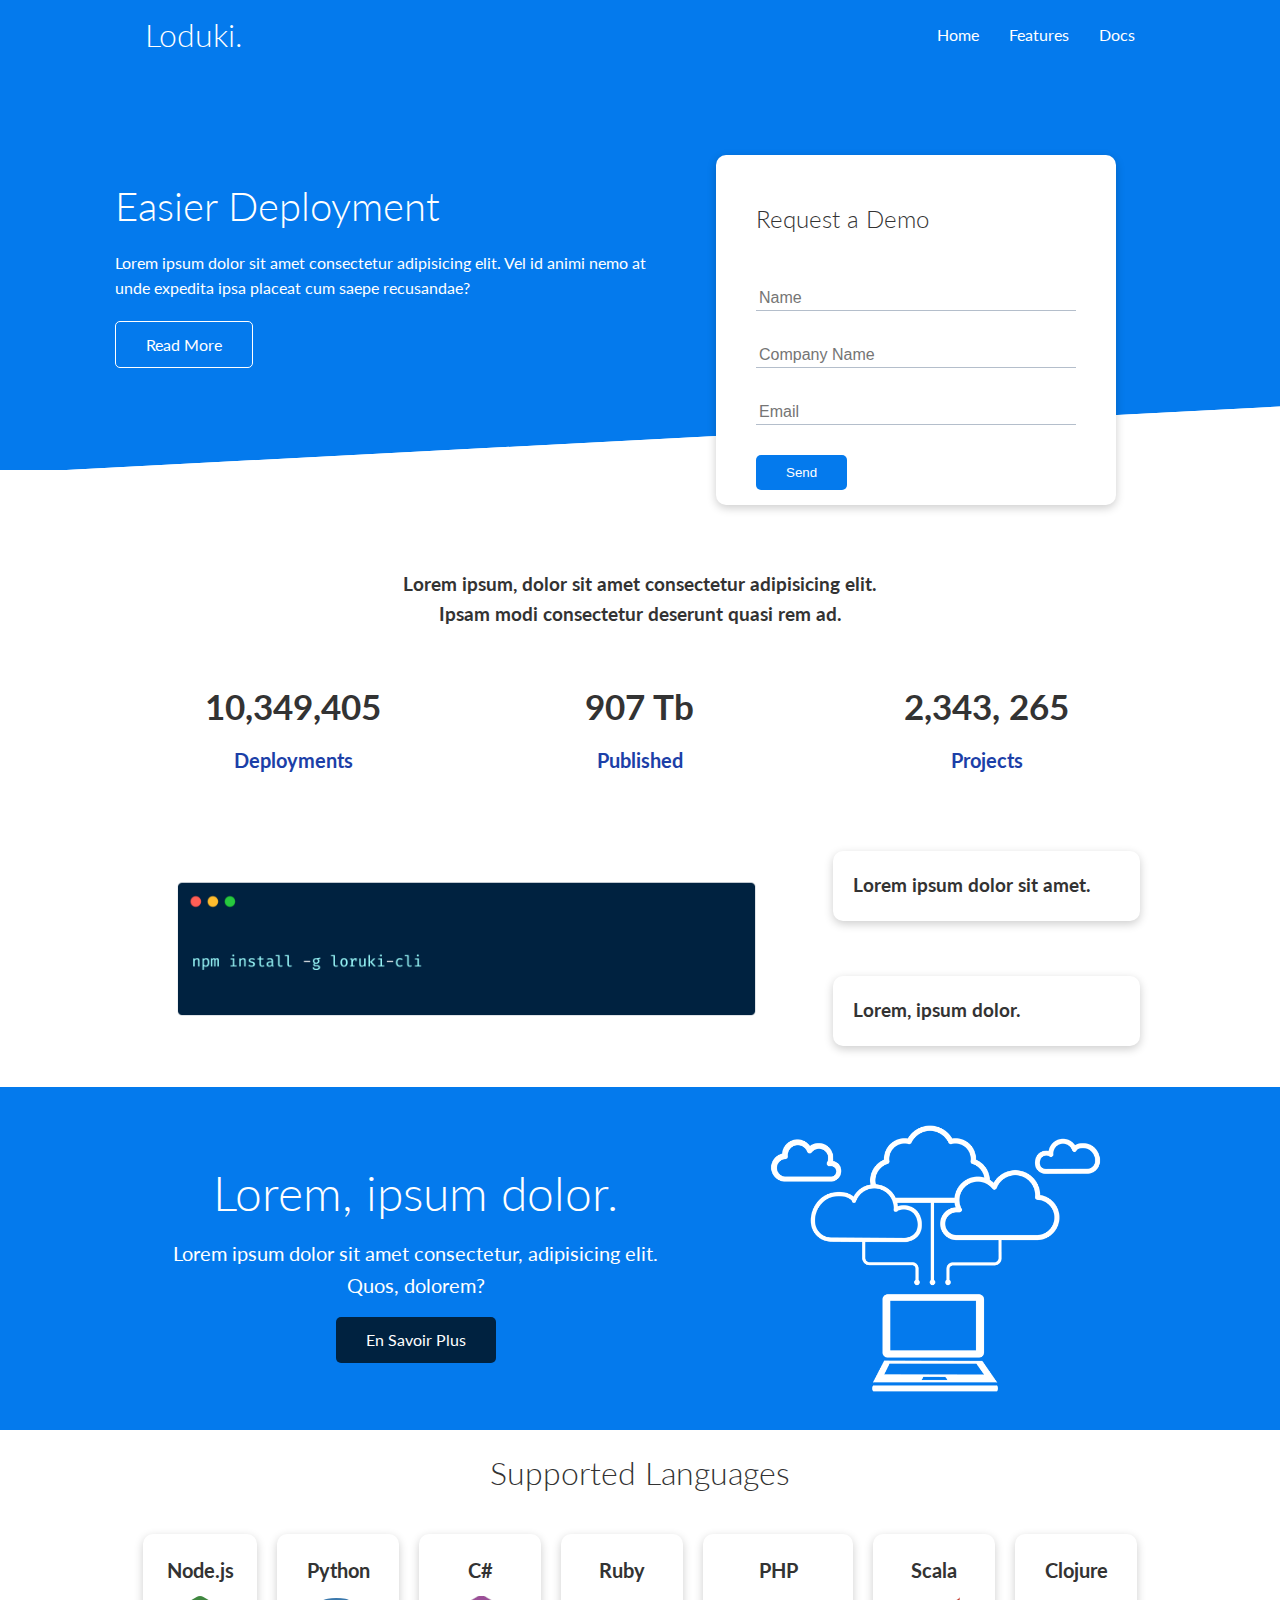
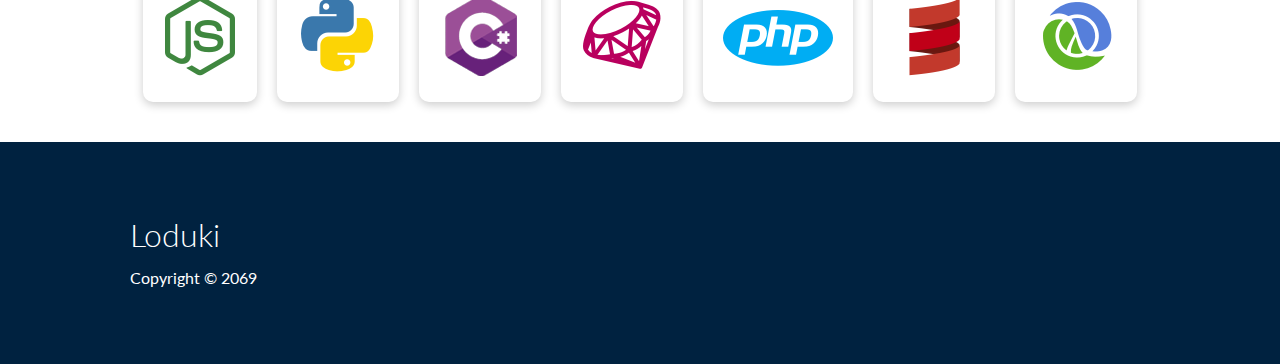
<file: index.html>
<!DOCTYPE html>
<html lang="en">
<head>
    <meta charset="UTF-8">
    <meta name="viewport" content="width=device-width, initial-scale=1.0">
    <link rel="stylesheet" href="https://cdnjs.cloudflare.com/ajax/libs/font-awesome/6.5.1/css/all.min.css" integrity="sha512-DTOQO9RWCH3ppGqcWaEA1BIZOC6xxalwEsw9c2QQeAIftl+Vegovlnee1c9QX4TctnWMn13TZye+giMm8e2LwA==" crossorigin="anonymous" referrerpolicy="no-referrer" />
    <link rel="stylesheet" href="css/utilities.css">
    <link rel="stylesheet" href="css/style.css">
    <title>Loduki | Cloud Hosting for Some</title>
</head>
<body>
    <!-- Navbar -->
    <div class="navbar">
        <div class="container flex">
            <h1 class="logo"><a href="index.html">Loduki.</a></h1>
            <nav>
                <ul>
                    <li><a href="index.html">Home</a></li>
                    <li><a href="features.html">Features</a></li>
                    <li><a href="docs.html">Docs</a></li>
                </ul>
            </nav>
        </div>
    </div>

    <!-- Showcase -->

    <section class="showcase">
        <div class="container grid">
            <div class="showcase-text">
                <h1>Easier Deployment</h1>
                <p>Lorem ipsum dolor sit amet consectetur adipisicing elit. Vel id animi nemo at unde expedita ipsa placeat cum saepe recusandae?</p>
                <a href="features.html" class="btn btn-outline">Read More</a>
            </div>

            <div class="showcase-form card">
                <h2>Request a Demo</h2>
                <form name="contact" method="POST" data-netlify="true" netlify-honeypot="bot-field">
                    <input type="hidden" name="form-name" value="contact">
                    <p class="hidden">
                        <label>
                          Don’t fill this out if you’re human: <input name="bot-field" />
                        </label>
                    </p>
                    <div class="form-control">
                        <input type="text" name="name" placeholder="Name" required>
                    </div>
                    <div class="form-control">
                        <input type="text" name="company" placeholder="Company Name" required>
                    </div>
                    <div class="form-control">
                        <input type="email" name="email" placeholder="Email" required>
                    </div>
                    <input type="submit" value="Send" class="btn btn-primary">
                </form>
            </div>
        </div>
    </section>
 
    <!-- Stats -->

    <section class="stats">
        <div class="container">
            <h3 class="stats-heading text-center my-1">
                Lorem ipsum, dolor sit amet consectetur adipisicing elit. Ipsam modi consectetur deserunt quasi rem ad.
            </h3>

            <div class="grid grid-3 text-center my-4">
                <div>
                    <i class="fas fa-server fa-3x"></i>
                    <h3>10,349,405</h3>
                    <p class="text-secondary">Deployments</p>
                </div>
                <div>
                    <i class="fas fa-upload fa-3x"></i>
                    <h3>907 Tb</h3>
                    <p class="text-secondary">Published</p>
                </div>
                <div>
                    <i class="fas fa-project-diagram fa-3x"></i>
                    <h3>2,343, 265</h3>
                    <p class="text-secondary">Projects</p>
                </div>
                
            </div>
        </div>
    </section>

    <!-- Cli -->

    <section class="cli">
        <div class="container grid">
            <img src="images/cli.png">
            <div class="card">
                <h3>Lorem ipsum dolor sit amet.</h3>
            </div>
            <div class="card">
                <h3>Lorem, ipsum dolor.</h3>
            </div>
        </div>
    </section>

    <!-- Cloud -->

    <section class="cloud bg-primary my-2 py-2">
        <div class="container grid">
            <div class="text-center">
                <h2 class="lg">Lorem, ipsum dolor.</h2>
                <p class="lead my-1">Lorem ipsum dolor sit amet consectetur, adipisicing elit. Quos, dolorem?</p>
                <a href="features.html" class="btn btn-dark">En Savoir Plus</a>
            </div>
            <img src="images/cloud.png" alt="">
        </div>
    </section>

    <!-- Languages -->

    <section class="languages">
        <h2 class="md text-center my-2">
            Supported Languages
        </h2>
        <div class="container flex">
            <div class="card">
                <h4>Node.js</h4>
                <img src="images/logos/node.png" alt="">
            </div>
            <div class="card">
                <h4>Python</h4>
                <img src="images/logos/python.png" alt="">
            </div>
            <div class="card">
                <h4>C#</h4>
                <img src="images/logos/csharp.png" alt="">
            </div>
            <div class="card">
                <h4>Ruby</h4>
                <img src="images/logos/ruby.png" alt="">
            </div>
            <div class="card">
                <h4>PHP</h4>
                <img src="images/logos/php.png" alt="">
            </div>
            <div class="card">
                <h4>Scala</h4>
                <img src="images/logos/scala.png" alt="">
            </div>
            <div class="card">
                <h4>Clojure</h4>
                <img src="images/logos/clojure.png" alt="">
            </div>
        </div>
    </section>

    <!-- Footer -->

    <footer class="footer bg-dark py-5">
        <div class="container grid grid-3">
            <div>
                <h1>Loduki</h1>
                <p>Copyright &copy; 2069</p>
            </div>
            <nav>
                <ul>
                    <li><a href="index.html"></a></li>
                    <li><a href="features.html"></a></li>
                    <li><a href="docs.html"></a></li>
                </ul>
            </nav>
            <div class="social">
                <a href="#"><i class="fab fa-github fa-2x"></i></a>
                <a href="#"><i class="fab fa-facebook fa-2x"></i></a>
                <a href="#"><i class="fab fa-instagram fa-2x"></i></a>
                <a href="#"><i class="fab fa-twitter fa-2x"></i></a>
            </div>
        </div>
    </footer>

</body>
</html>
</file>
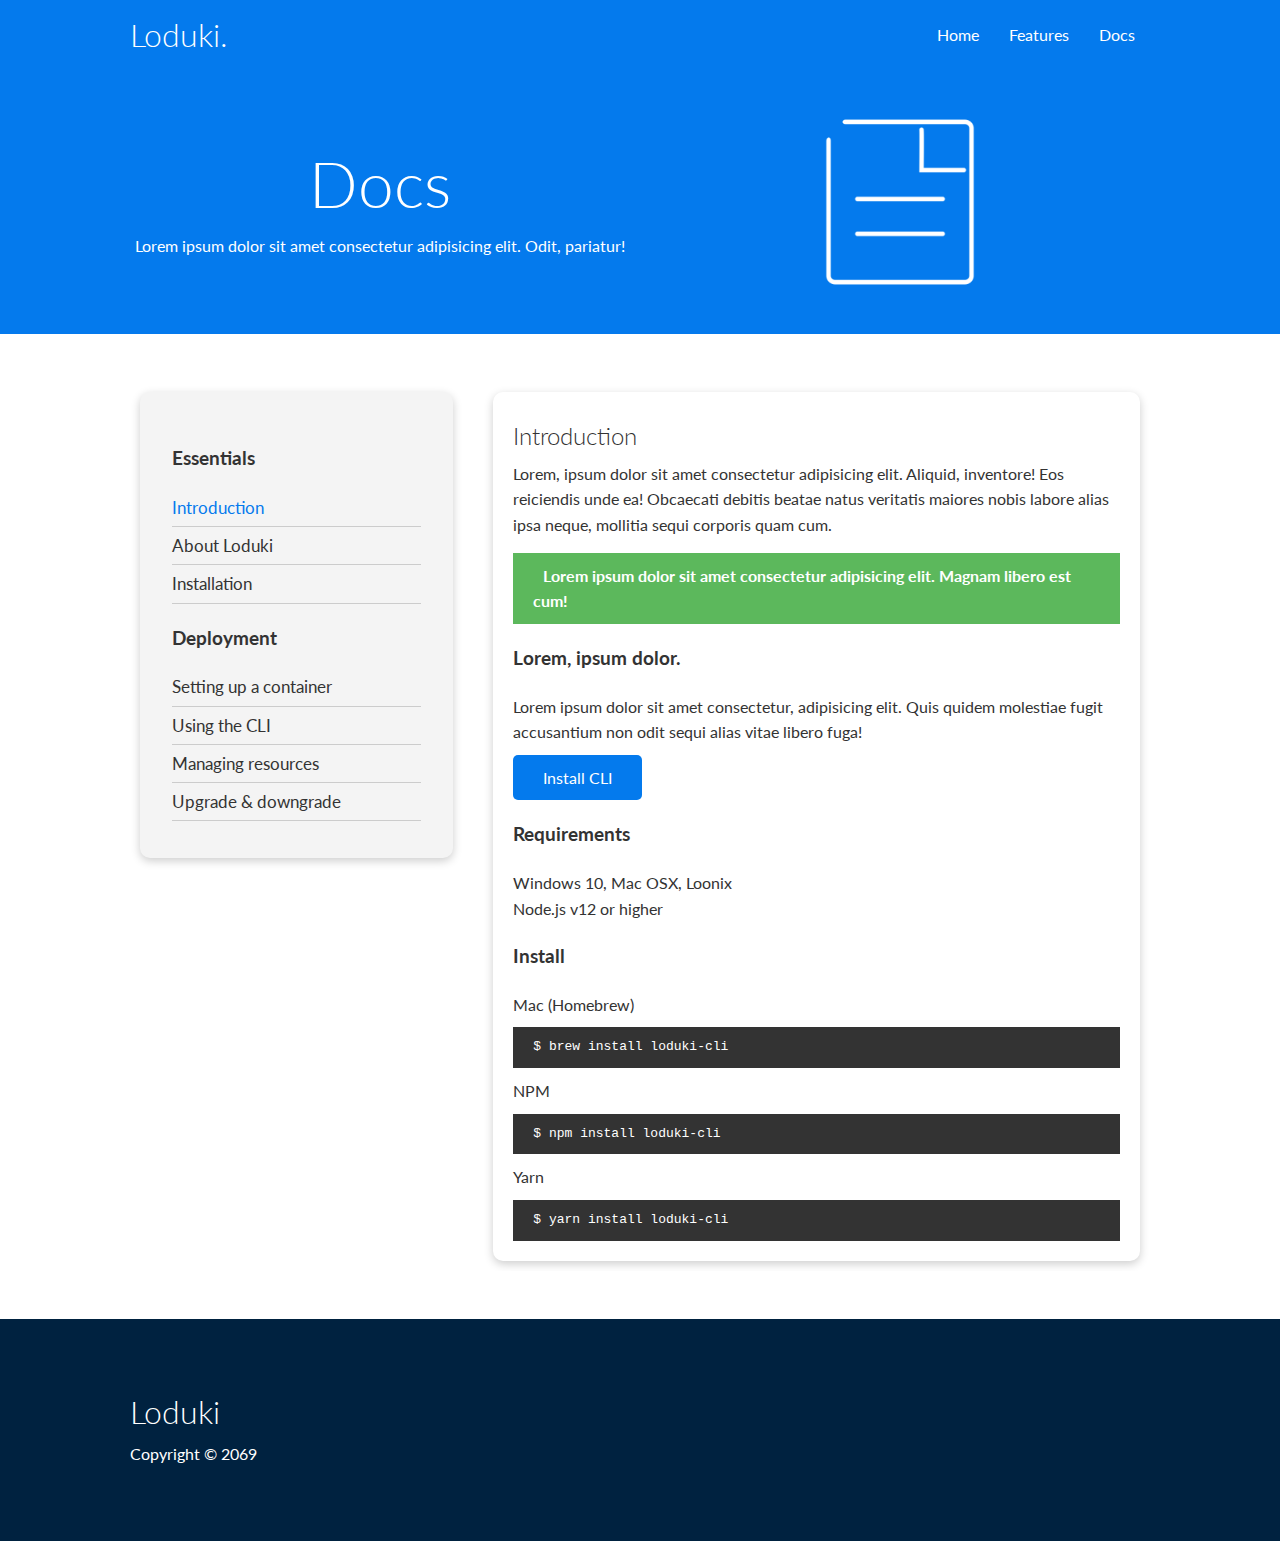
<file: docs.html>
<!DOCTYPE html>
<html lang="en">
<head>
    <meta charset="UTF-8">
    <meta name="viewport" content="width=device-width, initial-scale=1.0">
    <link rel="stylesheet" href="https://cdnjs.cloudflare.com/ajax/libs/font-awesome/6.5.1/css/all.min.css" integrity="sha512-DTOQO9RWCH3ppGqcWaEA1BIZOC6xxalwEsw9c2QQeAIftl+Vegovlnee1c9QX4TctnWMn13TZye+giMm8e2LwA==" crossorigin="anonymous" referrerpolicy="no-referrer" />
    <link rel="stylesheet" href="css/utilities.css">
    <link rel="stylesheet" href="css/style.css">
    <title>Loduki | Cloud Hosting for Some</title>
</head>
<body>
    <!-- Navbar -->
    <div class="navbar">
        <div class="container flex">
            <h1 class="logo">Loduki.</h1>
            <nav>
                <ul>
                    <li><a href="index.html">Home</a></li>
                    <li><a href="features.html">Features</a></li>
                    <li><a href="docs.html">Docs</a></li>
                </ul>
            </nav>
        </div>
    </div>

    <!-- Head -->

    <section class="docs-head bg-primary py-3">
        <div class="container grid">
            <div>
                <h1 class="xl">Docs</h1>
            <p>Lorem ipsum dolor sit amet consectetur adipisicing elit. Odit, pariatur!</p>
            </div>
            <img src="images/docs.png" alt="">
        </div>
    </section>

    <!-- Docs Main -->

    <section class="docs-main my-4">
        <div class="container grid">
            <div class="card bg-light p-3">
                <h3 class="my-2">Essentials</h3>
                <nav>
                    <ul>
                        <li><a class="text-primary" href="#">Introduction</a></li>
                        <li><a href="#">About Loduki</a></li>
                        <li><a href="#">Installation</a></li>
                    </ul>
                </nav>
                <h3 class="my-2">Deployment</h3>
                <nav>
                    <ul>
                        <li><a href="#">Setting up a container</a></li>
							<li><a href="#">Using the CLI</a></li>
							<li><a href="#">Managing resources</a></li>
							<li><a href="#">Upgrade & downgrade</a></li>
                    </ul>
                </nav>
            </div>
            
            <div class="card">
                <h2>Introduction</h2>
                <p>Lorem, ipsum dolor sit amet consectetur adipisicing elit. Aliquid, inventore! Eos reiciendis unde ea! Obcaecati debitis beatae natus veritatis maiores nobis labore alias ipsa neque, mollitia sequi corporis 
                    quam cum.</p>
                <div class="alert alert-success">
                    <i class="fas fa-info"></i>Lorem ipsum dolor sit amet consectetur adipisicing elit. Magnam libero est cum!
                </div>
                <h3>Lorem, ipsum dolor.</h3>
                <p>Lorem ipsum dolor sit amet consectetur, adipisicing elit. Quis quidem molestiae fugit accusantium non odit sequi alias vitae libero fuga!</p>
                <a href="#" class="btn btn-primary">Install CLI</a>
                <h3>Requirements</h3>
                <ul>
                    <li>Windows 10, Mac OSX, Loonix</li>
                    <li>Node.js v12 or higher</li>
                </ul>

                <h3>Install</h3>
                <p>Mac (Homebrew)</p>
                <pre><code>$ brew install loduki-cli</code></pre>
                <p>NPM</p>
                <pre><code>$ npm install loduki-cli</code></pre>
                <p>Yarn</p>
                <pre><code>$ yarn install loduki-cli</code></pre>
            </div>   
        </div>
    </section>
   

    <!-- Footer -->

    <footer class="footer bg-dark py-5">
        <div class="container grid grid-3">
            <div>
                <h1>Loduki</h1>
                <p>Copyright &copy; 2069</p>
            </div>
            <nav>
                <ul>
                    <li><a href="index.html"></a></li>
                    <li><a href="features.html"></a></li>
                    <li><a href="docs.html"></a></li>
                </ul>
            </nav>
            <div class="social">
                <a href="#"><i class="fab fa-github fa-2x"></i></a>
                <a href="#"><i class="fab fa-facebook fa-2x"></i></a>
                <a href="#"><i class="fab fa-instagram fa-2x"></i></a>
                <a href="#"><i class="fab fa-twitter fa-2x"></i></a>
            </div>
        </div>
    </footer>

</body>
</html>
</file>
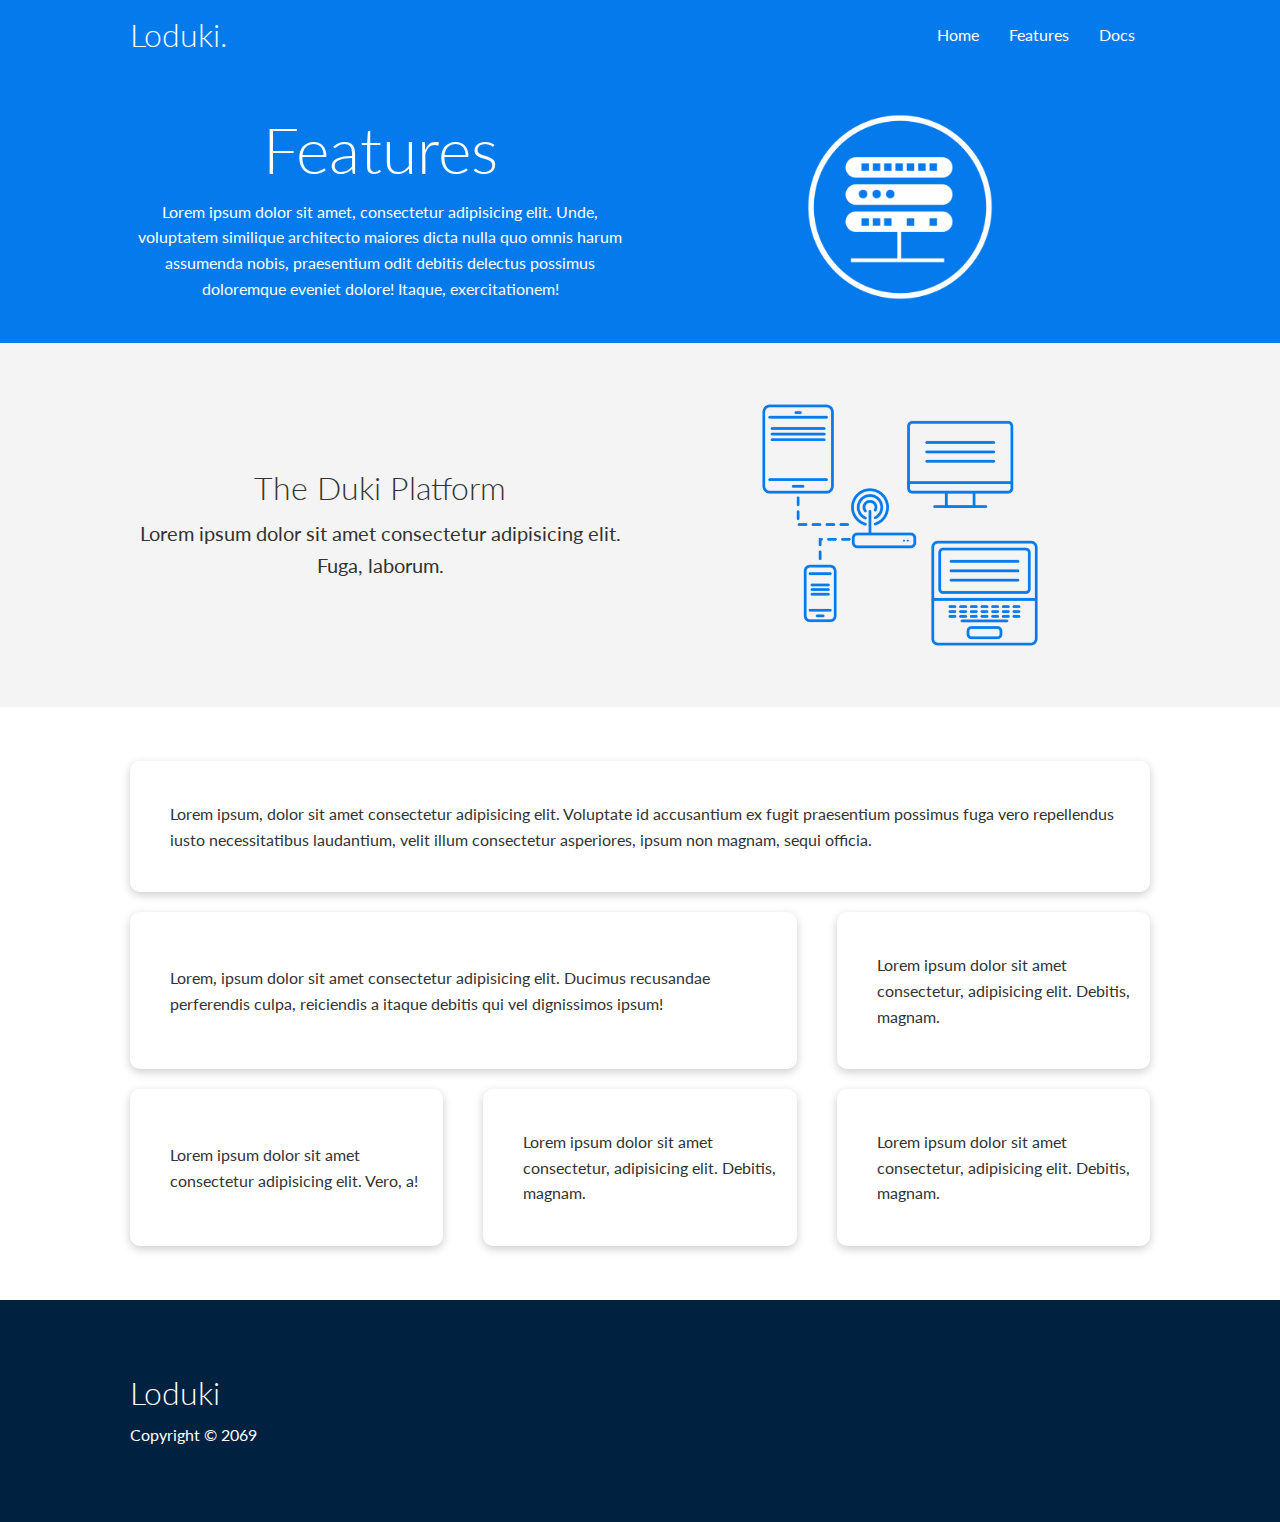
<file: features.html>
<!DOCTYPE html>
<html lang="en">
<head>
    <meta charset="UTF-8">
    <meta name="viewport" content="width=device-width, initial-scale=1.0">
    <link rel="stylesheet" href="https://cdnjs.cloudflare.com/ajax/libs/font-awesome/6.5.1/css/all.min.css" integrity="sha512-DTOQO9RWCH3ppGqcWaEA1BIZOC6xxalwEsw9c2QQeAIftl+Vegovlnee1c9QX4TctnWMn13TZye+giMm8e2LwA==" crossorigin="anonymous" referrerpolicy="no-referrer" />
    <link rel="stylesheet" href="css/utilities.css">
    <link rel="stylesheet" href="css/style.css">
    <title>Loduki | Cloud Hosting for Some</title>
</head>
<body>
    <!-- Navbar -->
    <div class="navbar">
        <div class="container flex">
            <h1 class="logo">Loduki.</h1>
            <nav>
                <ul>
                    <li><a href="index.html">Home</a></li>
                    <li><a href="features.html">Features</a></li>
                    <li><a href="docs.html">Docs</a></li>
                </ul>
            </nav>
        </div>
    </div>

    <!-- Head -->

    <section class="features-head bg-primary py-3">
        <div class="container grid">
            <div>
                <h1 class="xl">Features</h1>
            <p>Lorem ipsum dolor sit amet, consectetur adipisicing elit. Unde, voluptatem similique architecto maiores dicta nulla quo omnis harum assumenda nobis, praesentium odit debitis delectus possimus doloremque eveniet dolore! Itaque, exercitationem!</p>
            </div>
            <img src="images/server.png" alt="">
        </div>
    </section>

    <!-- Sub-head  -->

    <section class="features-sub-head bg-light py-3">
        <div class="container grid">
            <div>
                <h1 class="md">The Duki Platform</h1>
            <p class="lead">Lorem ipsum dolor sit amet consectetur adipisicing elit. Fuga, laborum.</p>
            </div>
            <img src="images/server2.png" alt="">
        </div>
    </section>

    <!-- Main  -->
    
    <section class="features-main my-2">
        <div class="container grid grid-3">
            <div class="card flex">
                <i class="fas fa-server fa-3x"></i>
                <p>Lorem ipsum, dolor sit amet consectetur adipisicing elit. Voluptate id accusantium ex fugit praesentium possimus fuga vero repellendus iusto necessitatibus laudantium, velit illum consectetur asperiores, ipsum non magnam, sequi officia.</p>
            </div>
            <div class="card flex">
                <i class="fas fa-network-wired fa-3x"></i>
                <p>
                    Lorem, ipsum dolor sit amet consectetur adipisicing elit. Ducimus
                    recusandae perferendis culpa, reiciendis a itaque debitis qui vel
                    dignissimos ipsum!
                </p>
            </div>
            <div class="card flex">
                <i class="fas fa-laptop-code fa-3x"></i>
                <p>
                    Lorem ipsum dolor sit amet consectetur, adipisicing elit. Debitis,
                    magnam.
                </p>
            </div>
            <div class="card flex">
                <i class="fas fa-database fa-3x"></i>
                <p>
                    Lorem ipsum dolor sit amet consectetur adipisicing elit. Vero, a!
                </p>
            </div>
            <div class="card flex">
                <i class="fas fa-power-off fa-3x"></i>
                <p>
                    Lorem ipsum dolor sit amet consectetur, adipisicing elit. Debitis,
                    magnam.
                </p>
            </div>
            <div class="card flex">
                <i class="fas fa-upload fa-3x"></i>
                <p>
                    Lorem ipsum dolor sit amet consectetur, adipisicing elit. Debitis,
                    magnam.
                </p>
            </div>
        </div>
    </section>


    <!-- Footer -->

    <footer class="footer bg-dark py-5">
        <div class="container grid grid-3">
            <div>
                <h1>Loduki</h1>
                <p>Copyright &copy; 2069</p>
            </div>
            <nav>
                <ul>
                    <li><a href="index.html"></a></li>
                    <li><a href="features.html"></a></li>
                    <li><a href="docs.html"></a></li>
                </ul>
            </nav>
            <div class="social">
                <a href="#"><i class="fab fa-github fa-2x"></i></a>
                <a href="#"><i class="fab fa-facebook fa-2x"></i></a>
                <a href="#"><i class="fab fa-instagram fa-2x"></i></a>
                <a href="#"><i class="fab fa-twitter fa-2x"></i></a>
            </div>
        </div>
    </footer>

</body>
</html>
</file>
<file: css/utilities.css>
.container{
    max-width:1100px;
    margin:0 auto 0 auto;
    overflow:auto;
    padding:0 40px 0 40px;
}

.card{
    background-color:white;
    color:#333;
    border-radius:10px;
    box-shadow:0 3px 10px rgba(0,0,0,0.2);
    padding:20px;
    margin:10px;
}

.btn{
    display:inline-block;
    padding:10px 30px 10px 30px;
    cursor:pointer;
    background-color:var(--primary-color);
    color:white;
    border:none;
    border-radius:5px;
}

.btn-outline{
    background-color:transparent;
    border:1px white solid;
}

.btn:hover{
    transform:scale(0.96);
}

/* Backgrounds & Colored Buttons */

.bg-primary, .btn-primary{
    background-color:var(--primary-color);
    color:white;
}

.bg-secondary, .btn-secondary{
    background-color:var(--secondary-color);
    color:white;
}

.bg-dark, .btn-dark{
    background-color:var(--dark-color);
    color:white;
}

.bg-light, .btn-light{
    background-color:var(--light-color);
    color:#333;
}

.bg-primary a, .btn-primary a, .bg-secondary a, .btn-secondary a,
.bg-dark a, .btn-dark a{
    color:white;
}

.text-primary{
    color:var(--primary-color);
}

.text-secondary{
    color:var(--secondary-color);
}

/* Text Sizes */

.lead{
    font-size:20px;
}

.sm{
    font-size:1rem;
}

.md{
    font-size:2rem;
}

.lg{
    font-size:3rem;
}

.xl{
    font-size:4rem;
}

.text-center{
    text-align:center;
}

/* Alert */

.alert{
    background-color:var(--light-color);
    padding:10px 20px 10px 20px;
    font-weight:bold;
    margin:15px 0px 15px 0px;
}

.alert i{
    margin-right:10px;
}

.alert-success{
    background-color:var(--success-color);
    color:white;
}

.alert-error{
    background-color:var(--error-color);
    color:white;
}

.flex{
    display:flex;
    justify-content:center;
    align-items:center;
    height:100%
}

.grid{
    display:grid;
    grid-template-columns:repeat(2,1fr);
    grid-gap:20px;
    justify-content:center;
    align-items:center;
    height:100%;
}

.grid-3{
    grid-template-columns: repeat(3,1fr);
}

/* Margin */

.my-1{
    margin:1rem 0;
}

.my-2{
    margin:1.5rem 0;
}
.my-3{
    margin:2rem 0;
}
.my-4{
    margin:3rem 0;
}
.my-5{
    margin:4rem 0;
}

.my-1{
    margin:1rem;
}

.m-2{
    margin:1.5rem;
}
.m-3{
    margin:2rem;
}
.m-4{
    margin:3rem;
}
.m-5{
    margin:4rem;
}

/* Padding */

.py-1{
    padding:1rem 0;
}

.py-2{
    padding:1.5rem 0;
}
.py-3{
    padding:2rem 0;
}
.py-4{
    padding:3rem 0;
}
.py-5{
    padding:4rem 0;
}

.py-1{
    padding:1rem;
}

.p-2{
    padding:1.5rem;
}
.p-3{
    padding:2rem;
}
.p-4{
    padding:3rem;
}
.p-5{
    padding:4rem;
}

/* Footer */

.footer .social a{
    margin:0 10px;
}
</file>
<file: css/style.css>
@import url('https://fonts.googleapis.com/css2?family=Lato:wght@300&display=swap');

:root{
    --primary-color:#047aed;
    --secondary-color:#1c3fa8;
    --dark-color:#002240;
    --light-color:#f4f4f4;
    --success-color:#5cb85c;
    --error-color:#d9534f;
}

*{
    box-sizing:border-box;
    padding:0;
    margin:0;
}

body{
    font-family:'Lato', sans-serif;
    color:#333;
    line-height:1.6;
}

ul{
    list-style-type:none;
}

a{
    text-decoration:none;
    color:#333;
}

h1, h2{
    font-weight:300;
    line-height:1.2;
    margin:10px 0 10px 0;
}

p{
    margin:10px 0 10px 0;
}

img{
    width:100%;
}

code, pre{
    background:#333;
    color:#fff;
    padding:10px;
}

.hidden{
    visibility:hidden;
    height:0;
}

/* Navbar */

.navbar{
    background-color:var(--primary-color);
    color:white;
    height:70px;
}

.navbar ul{
    display:flex;
}

.navbar a{
    color:white;
    padding:10px;
    margin:0 5px;

}

.navbar ul a:hover{
    border-top:2px #ccc solid;
}

.navbar .flex{
    justify-content: space-between;
}

/* Showcase */

.showcase{
    height:400px;
    background-color:var(--primary-color);
    color:white;
    position:relative;
}

.showcase h1{
    font-size:40px;
}

.showcase p{
    margin:20px 0 20px 0;
}

.showcase .grid{
    overflow:visible;
    grid-template-columns: 55% 45%;
    grid-gap:30px;
}

.showcase-text{
    animation:slideInFromLeft 1s ease-in;
}

.showcase-form{
    position:relative;
    top:60px;
    height:350px;
    width:400px;
    padding:40px;
    z-index:100;
    animation:slideInFromRight 1s ease-in;
}

.showcase-form .form-control{
    margin:30px 0;
}

.showcase-form input[type='text'],
.showcase-form input[type='email']{
    border:0;
    border-bottom:1px solid #b4becb;
    width:100%;
    padding:3px;
    font-size:16px;
}

.showcase-form input:focus{
    outline:none;
}

.showcase::before,.showcase::after{
    content:'';
    position:absolute;
    height:100px;
    bottom:-70px;
    right:0;
    left:0;
    background:white;
    transform:skewY(-3deg);
    -webkit-transform:skewY(-3deg);
    -ms-transform:skewY(-3deg);
}

/* Stats */

.stats{
    padding-top:100px;
    animation:slideInFromBottom 1s ease-in;
}

.stats-heading{
    max-width:500px;
    margin:auto;
}

.stats .grid h3{
    font-size:35px;
}

.stats .grid p{
    font-size:20px;
    font-weight:bold;
}

/* Cli */

.cli .grid{
    grid-template-columns:repeat(3,1fr);
    grid-template-rows:repeat(2,1fr);
}

.cli .grid > *:first-child{
    grid-column:1/ span 2;
    grid-row:1 / span 2;
}

/* Cloud */

.cloud .grid{
    grid-template-columns:4fr 3fr;
}

/* Languages */

.languages .flex{
    flex-wrap:wrap;
}

.languages .card{
    text-align:center;
    margin:18px 10px 40px;
    transition: 0.2s ease-in;
}

.languages .card h4{
    font-size:20px;
    margin-bottom:10px;
}

.languages .card:hover{
    transform:translateY(-15px);
    cursor:pointer;
}

/* Features */

.features-head img, .features-sub-head img, .docs-head img{
    width:200px;
    justify-self:flex-end;
}

.features-sub-head img{
    width:300px;
    justify-self:flex-end;
}

.features-main .card > i{
    margin-right:20px;
}

.features-main .grid{
    padding:30px;
}

.features-main .grid .card:nth-of-type(1){
    grid-column:1/4;
}

.features-main .grid .card:nth-of-type(2){
    grid-column:1/3;
}


/* Docs */

.docs-main h3{
    margin:20px 0 20px 0;
}

.docs-main .grid{
    grid-template-columns:1fr 2fr;
    align-items:flex-start;
}

.docs-main nav li{
    font-size:17px;
    padding-bottom:5px;
    margin-bottom:5px;
    border-bottom:1px #ccc solid;
}

.docs-main a:hover{
    font-weight:bold;
}

/* Animations */

@keyframes slideInFromLeft{
    0%{
        transform:translateX(-100%);
    }

    100%{
        transform:translateX(0);
    }
}

@keyframes slideInFromRight{
    0%{
        transform:translateX(100%);
    }

    100%{
        transform:translateX(0);
    }
}

@keyframes slideInFromTop{
    0%{
        transform:translateY(-100%);
    }

    100%{
        transform:translateX(0);
    }
}

@keyframes slideInFromBottom{
    0%{
        transform:translateY(100%);
    }

    100%{
        transform:translateX(0);
    }
}

/* Tablets and under */

@media(max-width:768px){

    .grid,
    .showcase .grid,
    .stats .grid,
    .cli .grid,
    .cloud .grid{
        grid-template-columns: 1fr;
        grid-template-rows:1fr;
    }

    .showcase{
        height:auto;
    }

    .showcase-text{
        text-align:center;
        margin-top:40px;
        animation:slideInFromTop 1s ease-in;
    }

    .showcase-form{
        justify-self:center;
        margin:auto;
        animation:slideInFromBottom 1s
    }

    .cli .grid > *:first-child{
        grid-column:1;
        grid-row:1;
    }

}

.features-head,
.features-sub-head,
.docs-head{
    text-align:center;
}

.features-head img,
.features-sub-head img,
.docs-head img{
    justify-self:center;
}

.features-main .grid > *:first-child,
.features-main .grid > *:nth-child(2){
    grid-column:1;
}

/* Mobile */

@media(max-width:500px){
    .navbar{
        height:110px;
    }

    .navbar .flex{
        flex-direction: column; 
    }

    .navbar ul{
        padding:10px;
        background-color:rgba(0,0,0,0.1);
    }
}
</file>
